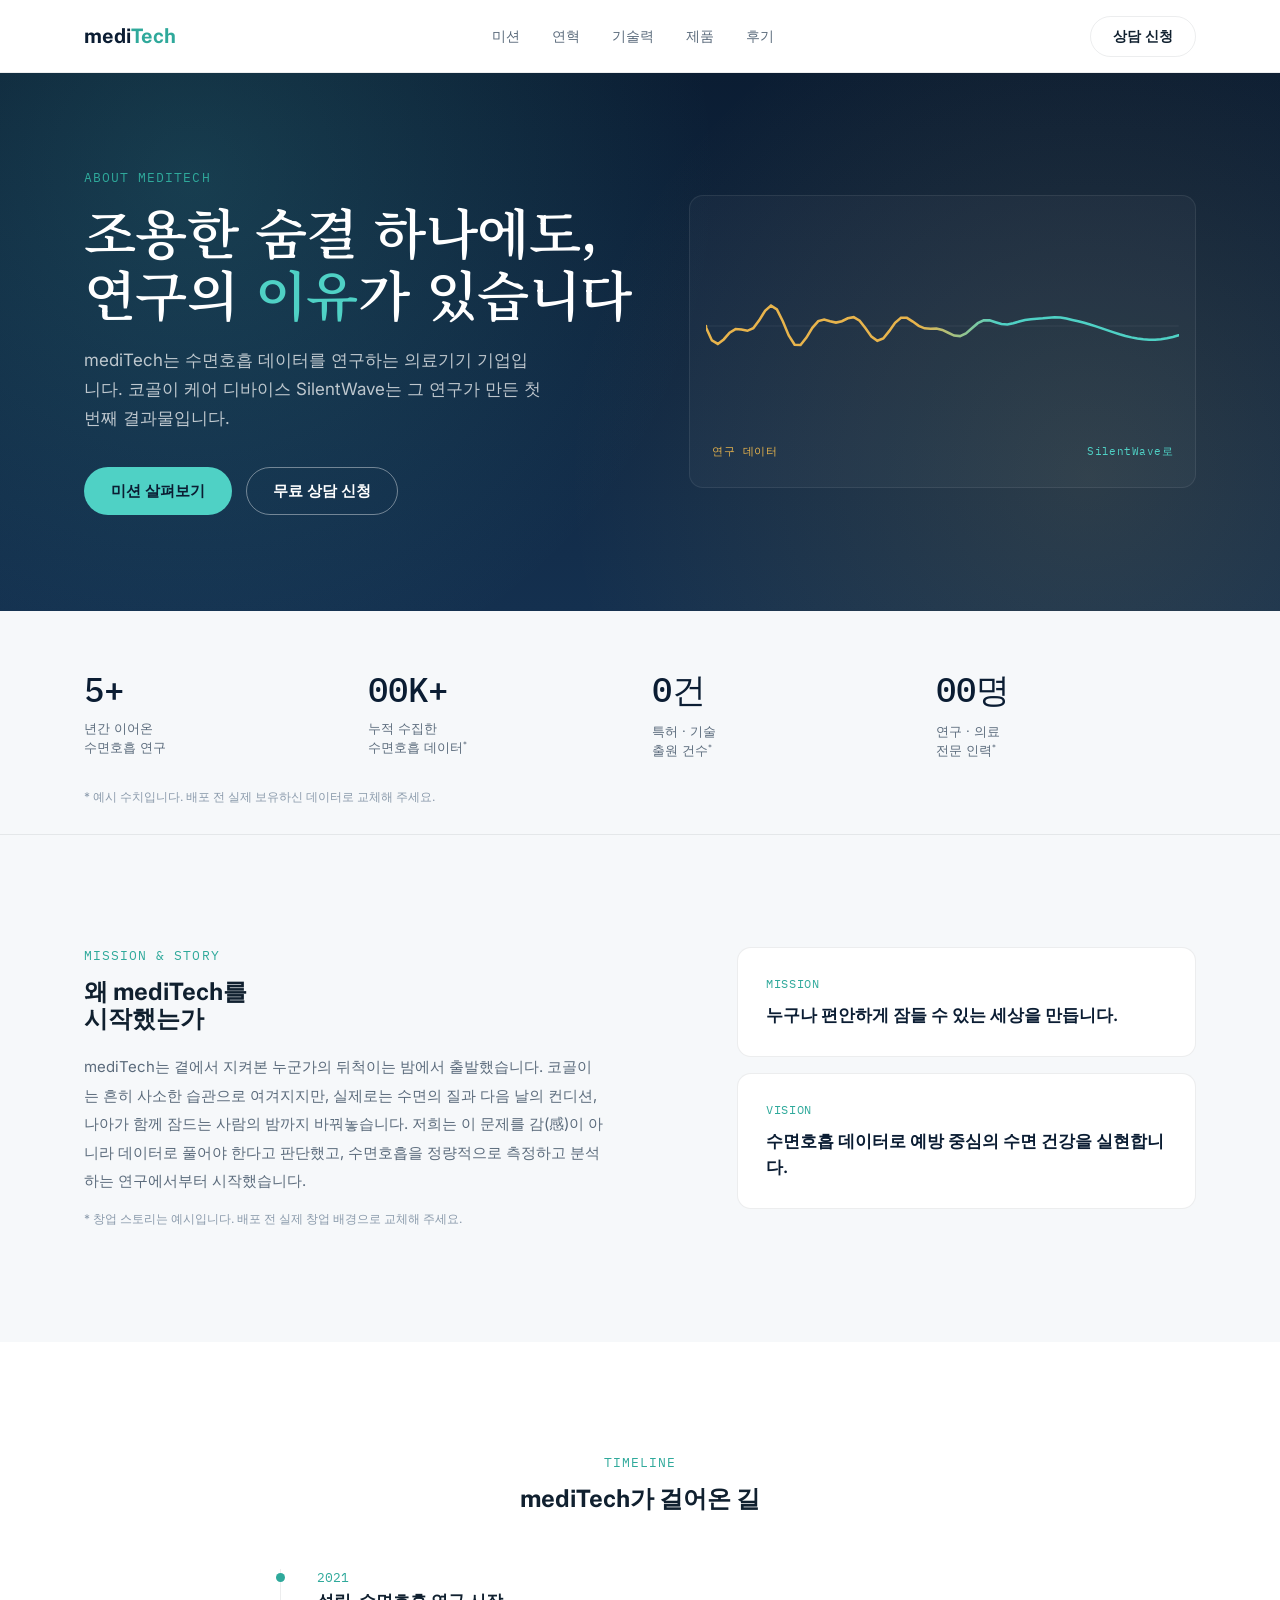
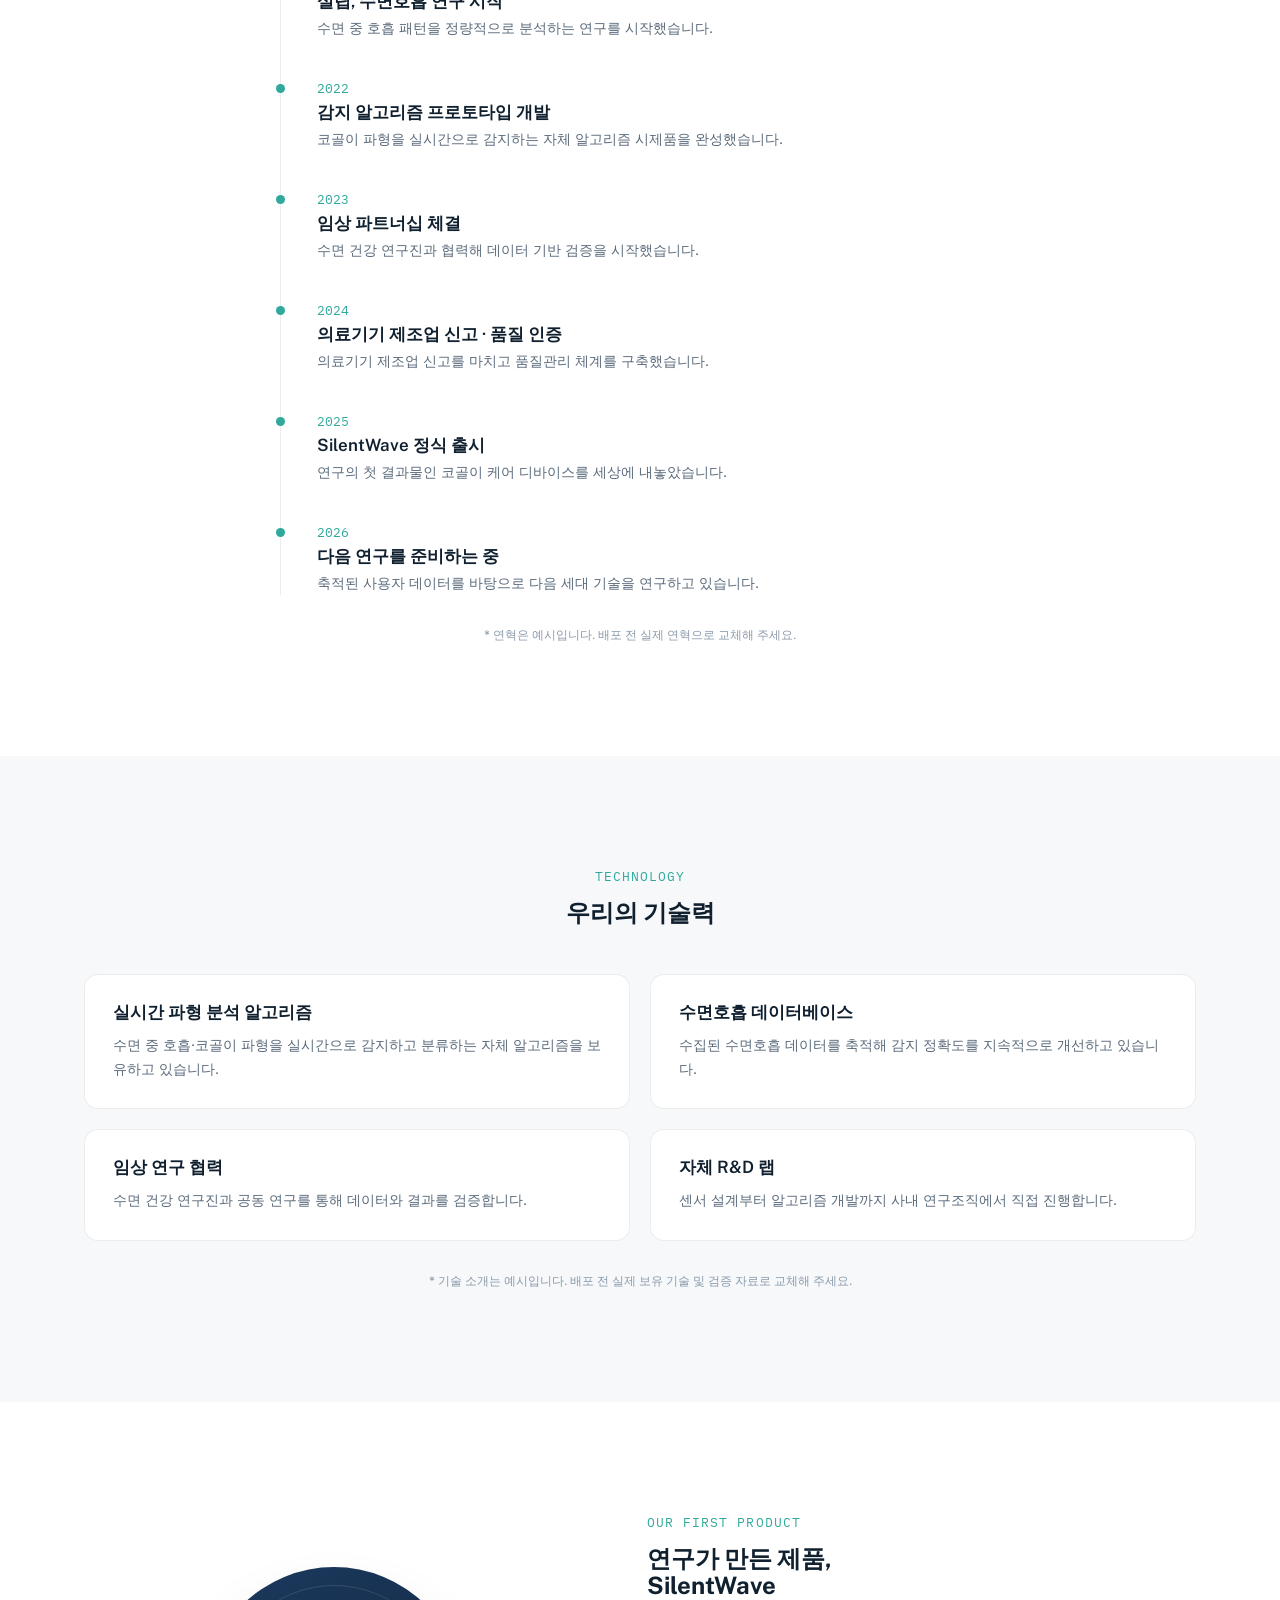
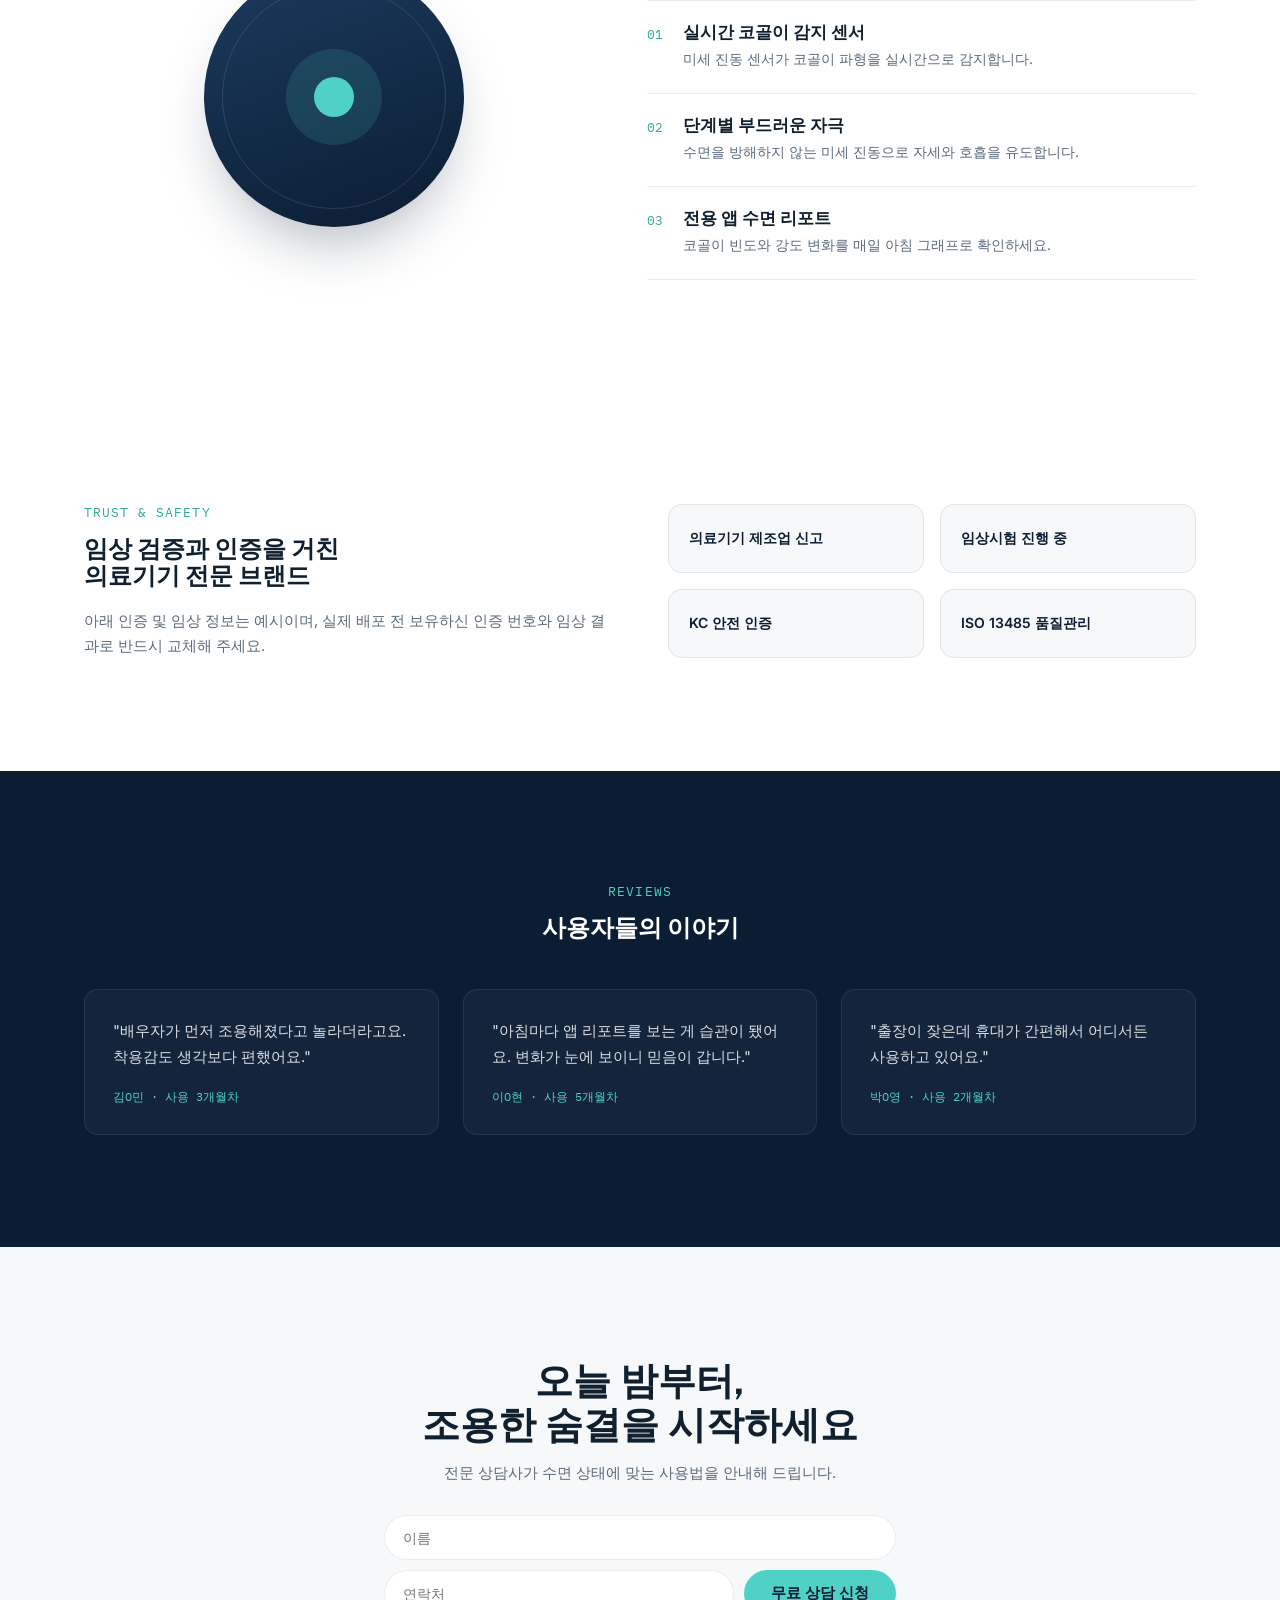
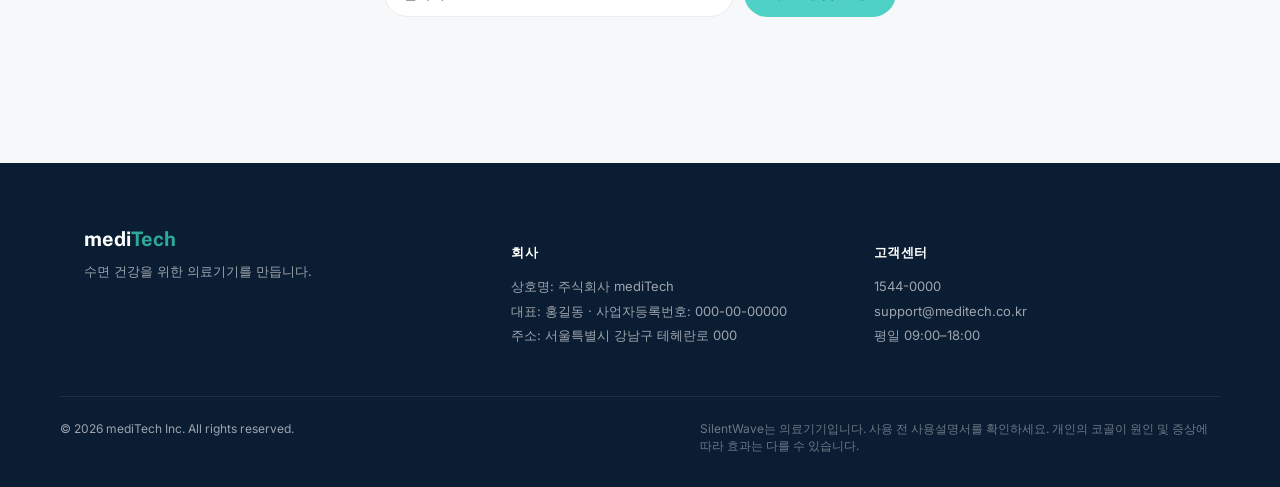
<file: meditech-site-preview.html>
<!DOCTYPE html>
<html lang="ko">
<head>
<meta charset="UTF-8">
<meta name="viewport" content="width=device-width, initial-scale=1.0">
<title>mediTech — 수면호흡을 연구하는 의료기기 기업</title>
<meta name="description" content="mediTech는 수면호흡 데이터를 연구하는 의료기기 기업입니다. 코골이 케어 디바이스 SilentWave를 만듭니다.">
<link rel="preconnect" href="https://fonts.googleapis.com">
<link rel="preconnect" href="https://fonts.gstatic.com" crossorigin>
<link href="https://fonts.googleapis.com/css2?family=Public+Sans:wght@400;500;600;700;800&family=Inter:wght@400;500;600;700&family=IBM+Plex+Mono:wght@400;500&family=Noto+Serif+KR:wght@500;600;700&display=swap" rel="stylesheet">
<style>
/* ============ TOKENS ============ */
:root{
  --navy-deep: #0B1D33;
  --navy-mid: #14304F;
  --navy-soft: #1C3A5E;
  --mint: #4FD1C5;
  --mint-dark: #2FA99B;
  --gold: #E8B44C;
  --off-white: #F6F8FA;
  --paper: #FFFFFF;
  --ink: #10202F;
  --slate: #5B6B7C;
  --slate-light: #8A9AAB;
  --border: rgba(16,32,47,0.08);

  --font-display: 'Public Sans', sans-serif;
  --font-serif: 'Noto Serif KR', serif;
  --font-body: 'Inter', sans-serif;
  --font-mono: 'IBM Plex Mono', monospace;

  --radius: 14px;
  --wrap: 1160px;
}

*{ box-sizing: border-box; }
html{ scroll-behavior: smooth; }
body{
  margin:0;
  font-family: var(--font-body);
  color: var(--ink);
  background: var(--paper);
  -webkit-font-smoothing: antialiased;
}
h1,h2,h3{ font-family: var(--font-display); margin:0; line-height:1.15; }
p{ margin:0; }
a{ color:inherit; text-decoration:none; }
ul{ list-style:none; margin:0; padding:0; }
sup{ font-size:0.6em; }

.wrap{
  max-width: var(--wrap);
  margin: 0 auto;
  padding: 0 24px;
}

.eyebrow{
  font-family: var(--font-mono);
  font-size: 13px;
  letter-spacing: 0.08em;
  text-transform: uppercase;
  color: var(--mint-dark);
  margin: 0 0 14px;
}
.eyebrow.center{ text-align:center; }
h2.center{ text-align:center; margin-bottom:48px; }

@media (prefers-reduced-motion: reduce){
  *{ animation-duration: 0.01ms !important; animation-iteration-count: 1 !important; transition-duration: 0.01ms !important; }
  html{ scroll-behavior:auto; }
}

/* ============ BUTTONS ============ */
.btn{
  display:inline-flex;
  align-items:center;
  justify-content:center;
  padding: 13px 26px;
  border-radius: 999px;
  font-weight: 600;
  font-size: 15px;
  cursor:pointer;
  border: 1px solid transparent;
  transition: transform 0.15s ease, background 0.2s ease, border-color 0.2s ease;
}
.btn:hover{ transform: translateY(-2px); }
.btn:focus-visible{ outline: 2px solid var(--mint); outline-offset: 3px; }
.btn-primary{
  background: var(--mint);
  color: var(--navy-deep);
}
.btn-primary:hover{ background: var(--mint-dark); }
.btn-outline{
  border-color: rgba(255,255,255,0.4);
  color: #fff;
}
.btn-outline:hover{ border-color: #fff; }
.btn-ghost{
  border-color: var(--border);
  color: var(--ink);
  padding: 10px 22px;
  font-size: 14px;
}
.btn-ghost:hover{ border-color: var(--navy-deep); }

/* ============ HEADER ============ */
.site-header{
  position: sticky;
  top: 0;
  z-index: 50;
  background: rgba(255,255,255,0.85);
  backdrop-filter: blur(10px);
  border-bottom: 1px solid var(--border);
}
.header-inner{
  display:flex;
  align-items:center;
  justify-content:space-between;
  height: 72px;
}
.logo{
  font-family: var(--font-display);
  font-weight: 700;
  font-size: 20px;
  color: var(--navy-deep);
}
.logo span{ color: var(--mint-dark); }
.nav-links{ display:flex; gap: 32px; }
.nav-links a{
  font-size: 14px;
  font-weight: 500;
  color: var(--slate);
  transition: color 0.2s ease;
}
.nav-links a:hover{ color: var(--navy-deep); }

/* ============ HERO ============ */
.hero{
  position: relative;
  background: var(--navy-deep);
  color: #fff;
  overflow: hidden;
}
.hero-bg{
  position:absolute; inset:0;
  background:
    radial-gradient(circle at 15% 20%, rgba(79,209,197,0.16), transparent 45%),
    radial-gradient(circle at 85% 75%, rgba(232,180,76,0.12), transparent 45%),
    linear-gradient(180deg, var(--navy-deep) 0%, var(--navy-mid) 100%);
}
.hero-inner{
  position: relative;
  display: grid;
  grid-template-columns: 1.1fr 1fr;
  gap: 48px;
  align-items: center;
  padding-top: 96px;
  padding-bottom: 96px;
}
.hero-copy h1{
  font-family: var(--font-serif);
  font-size: clamp(34px, 4.4vw, 54px);
  font-weight: 600;
  letter-spacing: -0.01em;
}
.hero-copy h1 em{
  font-style: normal;
  color: var(--mint);
}
.hero-sub{
  display:block;
  margin-top: 22px;
  font-size: 17px;
  line-height: 1.7;
  color: rgba(255,255,255,0.72);
  max-width: 460px;
}
.hero-actions{
  display:flex;
  gap: 14px;
  margin-top: 34px;
  flex-wrap: wrap;
}
.hero-visual{
  position: relative;
  background: rgba(255,255,255,0.03);
  border: 1px solid rgba(255,255,255,0.08);
  border-radius: var(--radius);
  padding: 20px 16px 28px;
}
.wave-labels{
  display:flex;
  justify-content: space-between;
  margin-top: 4px;
  padding: 0 6px;
}
.label{
  font-family: var(--font-mono);
  font-size: 11px;
  letter-spacing: 0.04em;
  color: rgba(255,255,255,0.5);
}
.label-before{ color: var(--gold); }
.label-after{ color: var(--mint); }

/* ============ STATS ============ */
.stats{
  background: var(--off-white);
  padding: 56px 0 28px;
  border-bottom: 1px solid var(--border);
}
.stats-grid{
  display:grid;
  grid-template-columns: repeat(4, 1fr);
  gap: 24px;
}
.stat{
  display:flex;
  flex-direction: column;
  gap: 8px;
}
.stat-num{
  font-family: var(--font-mono);
  font-size: 34px;
  font-weight: 500;
  color: var(--navy-deep);
}
.stat-label{
  font-size: 13px;
  color: var(--slate);
  line-height: 1.5;
}
.stats-note{
  margin-top: 28px;
  font-size: 12px;
  color: var(--slate-light);
}

/* ============ PRODUCT ============ */
.product{ padding: 112px 0; }
.product-inner{
  display:grid;
  grid-template-columns: 1fr 1.1fr;
  gap: 64px;
  align-items: center;
}
.product-visual{
  display:flex;
  align-items:center;
  justify-content:center;
}
.device-mock{
  position: relative;
  width: 260px;
  height: 260px;
  border-radius: 50%;
  background: linear-gradient(160deg, var(--navy-soft), var(--navy-deep));
  display:flex;
  align-items:center;
  justify-content:center;
  box-shadow: 0 30px 60px -20px rgba(11,29,51,0.35);
}
.device-band{
  position:absolute;
  inset: 18px;
  border-radius: 50%;
  border: 1px solid rgba(255,255,255,0.12);
}
.device-core{
  width: 96px;
  height: 96px;
  border-radius: 50%;
  background: rgba(79,209,197,0.14);
  display:flex;
  align-items:center;
  justify-content:center;
}
.device-pulse{
  width: 40px;
  height: 40px;
  border-radius: 50%;
  background: var(--mint);
  animation: pulse 2.4s ease-in-out infinite;
}
@keyframes pulse{
  0%,100%{ transform: scale(0.85); opacity: 0.75; }
  50%{ transform: scale(1.15); opacity: 1; }
}
.feature-list li{
  display:flex;
  gap: 20px;
  padding: 22px 0;
  border-top: 1px solid var(--border);
}
.feature-list li:last-child{ border-bottom: 1px solid var(--border); }
.feature-num{
  font-family: var(--font-mono);
  font-size: 13px;
  color: var(--mint-dark);
  padding-top: 3px;
}
.feature-list h3{ font-size: 17px; font-weight: 600; margin-bottom: 6px; }
.feature-list p{ font-size: 14px; color: var(--slate); line-height: 1.6; }

/* ============ MISSION ============ */
.mission{ padding: 112px 0; background: var(--off-white); }
.mission-inner{
  display:grid;
  grid-template-columns: 1.3fr 1fr;
  gap: 56px;
  align-items: start;
}
.mission-story{
  display:block;
  margin-top: 20px;
  font-size: 15px;
  line-height: 1.9;
  color: var(--slate);
  max-width: 520px;
}
.mission-note{
  margin-top: 12px;
  font-size: 12px;
  color: var(--slate-light);
}
.mission-cards{
  display:flex;
  flex-direction: column;
  gap: 16px;
}
.mission-card{
  background: var(--paper);
  border: 1px solid var(--border);
  border-radius: var(--radius);
  padding: 28px;
}
.mission-label{
  display:block;
  font-family: var(--font-mono);
  font-size: 12px;
  letter-spacing: 0.06em;
  text-transform: uppercase;
  color: var(--mint-dark);
  margin-bottom: 12px;
}
.mission-card p{
  font-size: 17px;
  font-weight: 600;
  color: var(--navy-deep);
  line-height: 1.5;
}

/* ============ TIMELINE ============ */
.timeline-section{ padding: 112px 0; }
.timeline{
  list-style: none;
  margin: 56px 0 0;
  padding: 0;
  max-width: 720px;
  margin-left: auto;
  margin-right: auto;
  border-left: 1px solid var(--border);
}
.timeline-item{
  position: relative;
  padding: 0 0 40px 36px;
}
.timeline-item:last-child{ padding-bottom: 0; }
.timeline-item::before{
  content: '';
  position: absolute;
  left: -5px;
  top: 4px;
  width: 9px;
  height: 9px;
  border-radius: 50%;
  background: var(--mint-dark);
}
.timeline-year{
  display:block;
  font-family: var(--font-mono);
  font-size: 13px;
  color: var(--mint-dark);
  margin-bottom: 6px;
}
.timeline-body h3{ font-size: 17px; font-weight: 600; margin-bottom: 6px; }
.timeline-body p{ font-size: 14px; color: var(--slate); line-height: 1.6; }
.timeline-note{ text-align: center; margin-top: 32px; }

/* ============ TECH / R&D ============ */
.tech{ padding: 112px 0; background: var(--off-white); }
.tech-grid{
  display:grid;
  grid-template-columns: repeat(2, 1fr);
  gap: 20px;
}
.tech-card{
  background: var(--paper);
  border: 1px solid var(--border);
  border-radius: var(--radius);
  padding: 28px;
}
.tech-card h3{ font-size: 17px; font-weight: 600; margin-bottom: 10px; }
.tech-card p{ font-size: 14px; color: var(--slate); line-height: 1.7; }
.tech-note{ text-align: center; margin-top: 32px; }


.how{ background: var(--off-white); padding: 112px 0; }
.steps{
  display:grid;
  grid-template-columns: 1fr auto 1fr auto 1fr;
  gap: 20px;
  align-items: flex-start;
}
.step{ text-align:center; padding: 0 8px; }
.step-index{
  display:inline-block;
  font-family: var(--font-mono);
  font-size: 13px;
  color: var(--mint-dark);
  border: 1px solid var(--mint-dark);
  border-radius: 999px;
  padding: 4px 12px;
  margin-bottom: 16px;
}
.step h3{ font-size: 19px; margin-bottom: 10px; }
.step p{ font-size: 14px; color: var(--slate); line-height: 1.6; }
.step-divider{
  width: 1px;
  height: 90px;
  background: var(--border);
  margin-top: 20px;
}

/* ============ TRUST ============ */
.trust{ padding: 112px 0; }
.trust-inner{
  display:grid;
  grid-template-columns: 1fr 1fr;
  gap: 56px;
  align-items: center;
}
.trust-desc{
  display:block;
  margin-top: 18px;
  font-size: 15px;
  line-height: 1.7;
  color: var(--slate);
}
.badge-grid{
  display:grid;
  grid-template-columns: 1fr 1fr;
  gap: 16px;
}
.badge{
  border: 1px solid var(--border);
  border-radius: var(--radius);
  padding: 24px 20px;
  font-size: 14px;
  font-weight: 600;
  color: var(--navy-deep);
  background: var(--off-white);
}

/* ============ REVIEWS ============ */
.reviews{ background: var(--navy-deep); color:#fff; padding: 112px 0; }
.reviews .eyebrow{ color: var(--mint); }
.reviews h2{ color:#fff; }
.review-grid{
  display:grid;
  grid-template-columns: repeat(3, 1fr);
  gap: 24px;
}
.review-card{
  background: rgba(255,255,255,0.04);
  border: 1px solid rgba(255,255,255,0.08);
  border-radius: var(--radius);
  padding: 28px;
}
.review-card p{
  font-size: 15px;
  line-height: 1.7;
  color: rgba(255,255,255,0.85);
}
.review-author{
  display:block;
  margin-top: 20px;
  font-family: var(--font-mono);
  font-size: 12px;
  color: var(--mint);
}

/* ============ CTA ============ */
.cta-band{ padding: 112px 0; background: var(--off-white); }
.cta-inner{ text-align:center; max-width: 560px; margin: 0 auto; }
.cta-inner h2{ font-size: clamp(28px, 3.4vw, 38px); }
.cta-inner > p{ margin-top: 16px; color: var(--slate); font-size: 15px; }
.cta-form{
  display:flex;
  gap: 10px;
  margin-top: 32px;
  flex-wrap: wrap;
  justify-content: center;
}
.cta-form input{
  flex: 1 1 180px;
  padding: 13px 18px;
  border-radius: 999px;
  border: 1px solid var(--border);
  font-family: var(--font-body);
  font-size: 14px;
  background: #fff;
}
.cta-form input:focus-visible{ outline: 2px solid var(--mint-dark); outline-offset: 2px; }
.cta-form .btn{ flex: 0 0 auto; }
.cta-status{ margin-top: 14px; font-size: 13px; color: var(--mint-dark); min-height: 18px; }

/* ============ FOOTER ============ */
.site-footer{ background: var(--navy-deep); color: rgba(255,255,255,0.6); padding-top: 64px; }
.footer-inner{
  display:grid;
  grid-template-columns: 1.2fr 1fr 1fr;
  gap: 40px;
  padding-bottom: 48px;
  border-bottom: 1px solid rgba(255,255,255,0.08);
}
.site-footer .logo{ color:#fff; }
.footer-desc{ margin-top: 12px; font-size: 13px; }
.footer-col h4{ font-family: var(--font-body); font-size: 13px; color:#fff; margin-bottom: 12px; letter-spacing: 0.04em; text-transform: uppercase; }
.footer-col p{ font-size: 13px; line-height: 1.9; }
.footer-bottom{
  display:flex;
  justify-content: space-between;
  gap: 20px;
  padding: 24px 0 32px;
  font-size: 12px;
  flex-wrap: wrap;
}
.footer-legal{ max-width: 520px; color: rgba(255,255,255,0.4); }

/* ============ RESPONSIVE ============ */
@media (max-width: 900px){
  .nav-links{ display:none; }
  .hero-inner{ grid-template-columns: 1fr; padding-top: 56px; padding-bottom: 56px; }
  .stats-grid{ grid-template-columns: 1fr 1fr; }
  .product-inner{ grid-template-columns: 1fr; }
  .product-visual{ order: -1; }
  .mission-inner{ grid-template-columns: 1fr; }
  .tech-grid{ grid-template-columns: 1fr; }
  .trust-inner{ grid-template-columns: 1fr; }
  .badge-grid{ grid-template-columns: 1fr 1fr; }
  .review-grid{ grid-template-columns: 1fr; }
  .steps{ grid-template-columns: 1fr; }
  .step-divider{ display:none; }
  .footer-inner{ grid-template-columns: 1fr; }
}

</style>
</head>
<body>

<!-- ============ HEADER ============ -->
<header class="site-header">
  <div class="wrap header-inner">
    <a href="#top" class="logo">medi<span>Tech</span></a>
    <nav class="nav-links">
      <a href="#mission">미션</a>
      <a href="#timeline">연혁</a>
      <a href="#tech">기술력</a>
      <a href="#product">제품</a>
      <a href="#reviews">후기</a>
    </nav>
    <a href="#cta" class="btn btn-ghost">상담 신청</a>
  </div>
</header>

<!-- ============ HERO ============ -->
<section class="hero" id="top">
  <div class="hero-bg" aria-hidden="true"></div>
  <div class="wrap hero-inner">
    <div class="hero-copy">
      <p class="eyebrow">About mediTech</p>
      <h1>조용한 숨결 하나에도,<br>연구의 <em>이유</em>가 있습니다</h1>
      <p class="hero-sub">mediTech는 수면호흡 데이터를 연구하는 의료기기 기업입니다. 코골이 케어 디바이스 SilentWave는 그 연구가 만든 첫 번째 결과물입니다.</p>
      <div class="hero-actions">
        <a href="#mission" class="btn btn-primary">미션 살펴보기</a>
        <a href="#cta" class="btn btn-outline">무료 상담 신청</a>
      </div>
    </div>
    <div class="hero-visual">
      <svg id="wave-svg" viewBox="0 0 560 220" width="100%" height="220" aria-hidden="true">
        <line x1="0" y1="110" x2="560" y2="110" stroke="rgba(255,255,255,0.08)" stroke-width="1"/>
        <path id="wave-path" d="" fill="none" stroke="url(#waveGradient)" stroke-width="3" stroke-linecap="round"/>
        <defs>
          <linearGradient id="waveGradient" x1="0" y1="0" x2="1" y2="0">
            <stop offset="0%" stop-color="#E8B44C"/>
            <stop offset="45%" stop-color="#E8B44C"/>
            <stop offset="62%" stop-color="#4FD1C5"/>
            <stop offset="100%" stop-color="#4FD1C5"/>
          </linearGradient>
        </defs>
      </svg>
      <div class="wave-labels">
        <span class="label label-before">연구 데이터</span>
        <span class="label label-after">SilentWave로</span>
      </div>
    </div>
  </div>
</section>

<!-- ============ COMPANY STATS ============ -->
<section class="stats">
  <div class="wrap stats-grid">
    <div class="stat">
      <span class="stat-num">5+</span>
      <span class="stat-label">년간 이어온<br>수면호흡 연구</span>
    </div>
    <div class="stat">
      <span class="stat-num">00K+</span>
      <span class="stat-label">누적 수집한<br>수면호흡 데이터<sup>*</sup></span>
    </div>
    <div class="stat">
      <span class="stat-num">0건</span>
      <span class="stat-label">특허 · 기술<br>출원 건수<sup>*</sup></span>
    </div>
    <div class="stat">
      <span class="stat-num">00명</span>
      <span class="stat-label">연구 · 의료<br>전문 인력<sup>*</sup></span>
    </div>
  </div>
  <p class="stats-note wrap">* 예시 수치입니다. 배포 전 실제 보유하신 데이터로 교체해 주세요.</p>
</section>

<!-- ============ MISSION & STORY ============ -->
<section class="mission" id="mission">
  <div class="wrap mission-inner">
    <div class="mission-copy">
      <p class="eyebrow">Mission &amp; Story</p>
      <h2>왜 mediTech를<br>시작했는가</h2>
      <p class="mission-story">
        mediTech는 곁에서 지켜본 누군가의 뒤척이는 밤에서 출발했습니다. 코골이는 흔히 사소한 습관으로 여겨지지만,
        실제로는 수면의 질과 다음 날의 컨디션, 나아가 함께 잠드는 사람의 밤까지 바꿔놓습니다.
        저희는 이 문제를 감(感)이 아니라 데이터로 풀어야 한다고 판단했고, 수면호흡을 정량적으로 측정하고
        분석하는 연구에서부터 시작했습니다.
      </p>
      <p class="mission-story mission-note">* 창업 스토리는 예시입니다. 배포 전 실제 창업 배경으로 교체해 주세요.</p>
    </div>
    <div class="mission-cards">
      <div class="mission-card">
        <span class="mission-label">Mission</span>
        <p>누구나 편안하게 잠들 수 있는 세상을 만듭니다.</p>
      </div>
      <div class="mission-card">
        <span class="mission-label">Vision</span>
        <p>수면호흡 데이터로 예방 중심의 수면 건강을 실현합니다.</p>
      </div>
    </div>
  </div>
</section>

<!-- ============ TIMELINE ============ -->
<section class="timeline-section" id="timeline">
  <div class="wrap">
    <p class="eyebrow center">Timeline</p>
    <h2 class="center">mediTech가 걸어온 길</h2>
    <ol class="timeline">
      <li class="timeline-item">
        <span class="timeline-year">2021</span>
        <div class="timeline-body">
          <h3>설립, 수면호흡 연구 시작</h3>
          <p>수면 중 호흡 패턴을 정량적으로 분석하는 연구를 시작했습니다.</p>
        </div>
      </li>
      <li class="timeline-item">
        <span class="timeline-year">2022</span>
        <div class="timeline-body">
          <h3>감지 알고리즘 프로토타입 개발</h3>
          <p>코골이 파형을 실시간으로 감지하는 자체 알고리즘 시제품을 완성했습니다.</p>
        </div>
      </li>
      <li class="timeline-item">
        <span class="timeline-year">2023</span>
        <div class="timeline-body">
          <h3>임상 파트너십 체결</h3>
          <p>수면 건강 연구진과 협력해 데이터 기반 검증을 시작했습니다.</p>
        </div>
      </li>
      <li class="timeline-item">
        <span class="timeline-year">2024</span>
        <div class="timeline-body">
          <h3>의료기기 제조업 신고 · 품질 인증</h3>
          <p>의료기기 제조업 신고를 마치고 품질관리 체계를 구축했습니다.</p>
        </div>
      </li>
      <li class="timeline-item">
        <span class="timeline-year">2025</span>
        <div class="timeline-body">
          <h3>SilentWave 정식 출시</h3>
          <p>연구의 첫 결과물인 코골이 케어 디바이스를 세상에 내놓았습니다.</p>
        </div>
      </li>
      <li class="timeline-item">
        <span class="timeline-year">2026</span>
        <div class="timeline-body">
          <h3>다음 연구를 준비하는 중</h3>
          <p>축적된 사용자 데이터를 바탕으로 다음 세대 기술을 연구하고 있습니다.</p>
        </div>
      </li>
    </ol>
    <p class="stats-note timeline-note">* 연혁은 예시입니다. 배포 전 실제 연혁으로 교체해 주세요.</p>
  </div>
</section>

<!-- ============ TECHNOLOGY / R&D ============ -->
<section class="tech" id="tech">
  <div class="wrap">
    <p class="eyebrow center">Technology</p>
    <h2 class="center">우리의 기술력</h2>
    <div class="tech-grid">
      <div class="tech-card">
        <h3>실시간 파형 분석 알고리즘</h3>
        <p>수면 중 호흡·코골이 파형을 실시간으로 감지하고 분류하는 자체 알고리즘을 보유하고 있습니다.</p>
      </div>
      <div class="tech-card">
        <h3>수면호흡 데이터베이스</h3>
        <p>수집된 수면호흡 데이터를 축적해 감지 정확도를 지속적으로 개선하고 있습니다.</p>
      </div>
      <div class="tech-card">
        <h3>임상 연구 협력</h3>
        <p>수면 건강 연구진과 공동 연구를 통해 데이터와 결과를 검증합니다.</p>
      </div>
      <div class="tech-card">
        <h3>자체 R&amp;D 랩</h3>
        <p>센서 설계부터 알고리즘 개발까지 사내 연구조직에서 직접 진행합니다.</p>
      </div>
    </div>
    <p class="stats-note tech-note">* 기술 소개는 예시입니다. 배포 전 실제 보유 기술 및 검증 자료로 교체해 주세요.</p>
  </div>
</section>

<!-- ============ PRODUCT ============ -->
<section class="product" id="product">
  <div class="wrap product-inner">
    <div class="product-visual">
      <div class="device-mock">
        <div class="device-band"></div>
        <div class="device-core">
          <div class="device-pulse"></div>
        </div>
      </div>
    </div>
    <div class="product-copy">
      <p class="eyebrow">Our First Product</p>
      <h2>연구가 만든 제품,<br>SilentWave</h2>
      <ul class="feature-list">
        <li>
          <span class="feature-num">01</span>
          <div>
            <h3>실시간 코골이 감지 센서</h3>
            <p>미세 진동 센서가 코골이 파형을 실시간으로 감지합니다.</p>
          </div>
        </li>
        <li>
          <span class="feature-num">02</span>
          <div>
            <h3>단계별 부드러운 자극</h3>
            <p>수면을 방해하지 않는 미세 진동으로 자세와 호흡을 유도합니다.</p>
          </div>
        </li>
        <li>
          <span class="feature-num">03</span>
          <div>
            <h3>전용 앱 수면 리포트</h3>
            <p>코골이 빈도와 강도 변화를 매일 아침 그래프로 확인하세요.</p>
          </div>
        </li>
      </ul>
    </div>
  </div>
</section>

<!-- ============ TRUST ============ -->
<section class="trust" id="trust">
  <div class="wrap trust-inner">
    <div class="trust-copy">
      <p class="eyebrow">Trust &amp; Safety</p>
      <h2>임상 검증과 인증을 거친<br>의료기기 전문 브랜드</h2>
      <p class="trust-desc">아래 인증 및 임상 정보는 예시이며, 실제 배포 전 보유하신 인증 번호와 임상 결과로 반드시 교체해 주세요.</p>
    </div>
    <div class="badge-grid">
      <div class="badge">의료기기 제조업 신고</div>
      <div class="badge">임상시험 진행 중</div>
      <div class="badge">KC 안전 인증</div>
      <div class="badge">ISO 13485 품질관리</div>
    </div>
  </div>
</section>

<!-- ============ REVIEWS ============ -->
<section class="reviews" id="reviews">
  <div class="wrap">
    <p class="eyebrow center">Reviews</p>
    <h2 class="center">사용자들의 이야기</h2>
    <div class="review-grid">
      <div class="review-card">
        <p>"배우자가 먼저 조용해졌다고 놀라더라고요. 착용감도 생각보다 편했어요."</p>
        <span class="review-author">김O민 · 사용 3개월차</span>
      </div>
      <div class="review-card">
        <p>"아침마다 앱 리포트를 보는 게 습관이 됐어요. 변화가 눈에 보이니 믿음이 갑니다."</p>
        <span class="review-author">이O현 · 사용 5개월차</span>
      </div>
      <div class="review-card">
        <p>"출장이 잦은데 휴대가 간편해서 어디서든 사용하고 있어요."</p>
        <span class="review-author">박O영 · 사용 2개월차</span>
      </div>
    </div>
  </div>
</section>

<!-- ============ CTA ============ -->
<section class="cta-band" id="cta">
  <div class="wrap cta-inner">
    <h2>오늘 밤부터,<br>조용한 숨결을 시작하세요</h2>
    <p>전문 상담사가 수면 상태에 맞는 사용법을 안내해 드립니다.</p>
    <form class="cta-form" id="lead-form">
      <input type="hidden" name="access_key" value="YOUR_ACCESS_KEY_HERE">
      <input type="hidden" name="subject" value="mediTech SilentWave 상담 신청">
      <input type="text" name="name" placeholder="이름" required>
      <input type="tel" name="phone" placeholder="연락처" required>
      <button type="submit" class="btn btn-primary">무료 상담 신청</button>
    </form>
    <p class="cta-status" id="cta-status" role="status"></p>
  </div>
</section>

<!-- ============ FOOTER ============ -->
<footer class="site-footer">
  <div class="wrap footer-inner">
    <div>
      <div class="logo">medi<span>Tech</span></div>
      <p class="footer-desc">수면 건강을 위한 의료기기를 만듭니다.</p>
    </div>
    <div class="footer-col">
      <h4>회사</h4>
      <p>상호명: 주식회사 mediTech</p>
      <p>대표: 홍길동 · 사업자등록번호: 000-00-00000</p>
      <p>주소: 서울특별시 강남구 테헤란로 000</p>
    </div>
    <div class="footer-col">
      <h4>고객센터</h4>
      <p>1544-0000</p>
      <p>support@meditech.co.kr</p>
      <p>평일 09:00–18:00</p>
    </div>
  </div>
  <div class="wrap footer-bottom">
    <p>&copy; 2026 mediTech Inc. All rights reserved.</p>
    <p class="footer-legal">SilentWave는 의료기기입니다. 사용 전 사용설명서를 확인하세요. 개인의 코골이 원인 및 증상에 따라 효과는 다를 수 있습니다.</p>
  </div>
</footer>

<script>
// ============ Snore-to-calm waveform animation ============
(function () {
  const path = document.getElementById('wave-path');
  if (!path) return;

  const width = 560;
  const height = 220;
  const midY = 110;
  const points = 80;
  const reduceMotion = window.matchMedia('(prefers-reduced-motion: reduce)').matches;

  function buildPath(t) {
    let d = `M 0 ${midY}`;
    for (let i = 0; i <= points; i++) {
      const x = (i / points) * width;
      const progress = i / points; // 0 = chaotic snore, 1 = calm breath

      // chaotic component fades out as progress increases
      const chaosAmp = 34 * Math.max(0, 1 - progress * 1.3);
      const chaos =
        Math.sin(progress * 40 + t * 3.1) * chaosAmp * 0.6 +
        Math.sin(progress * 71 + t * 5.7) * chaosAmp * 0.4;

      // calm sine grows in as progress increases
      const calmAmp = 18 * Math.min(1, Math.max(0, (progress - 0.35) / 0.65));
      const calm = Math.sin(progress * 14 - t * 2.4) * calmAmp;

      const y = midY + chaos + calm;
      d += ` L ${x.toFixed(2)} ${y.toFixed(2)}`;
    }
    return d;
  }

  if (reduceMotion) {
    path.setAttribute('d', buildPath(0));
    return;
  }

  let start = null;
  function frame(ts) {
    if (start === null) start = ts;
    const t = (ts - start) / 1000;
    path.setAttribute('d', buildPath(t));
    requestAnimationFrame(frame);
  }
  requestAnimationFrame(frame);
})();

// ============ Lead form -> Web3Forms ============
(function () {
  const form = document.getElementById('lead-form');
  const status = document.getElementById('cta-status');
  if (!form || !status) return;

  form.addEventListener('submit', async function (e) {
    e.preventDefault();
    const submitBtn = form.querySelector('button[type="submit"]');
    submitBtn.disabled = true;
    status.textContent = '전송 중...';

    try {
      const formData = new FormData(form);
      const response = await fetch('https://api.web3forms.com/submit', {
        method: 'POST',
        headers: { 'Accept': 'application/json' },
        body: formData
      });
      const result = await response.json();

      if (result.success) {
        status.textContent = '신청이 접수되었습니다. 담당자가 곧 연락드리겠습니다.';
        form.reset();
      } else {
        status.textContent = '전송에 실패했습니다. 잠시 후 다시 시도해주세요.';
      }
    } catch (err) {
      status.textContent = '전송에 실패했습니다. 잠시 후 다시 시도해주세요.';
    } finally {
      submitBtn.disabled = false;
    }
  });
})();

</script>
</body>
</html>
</file>
